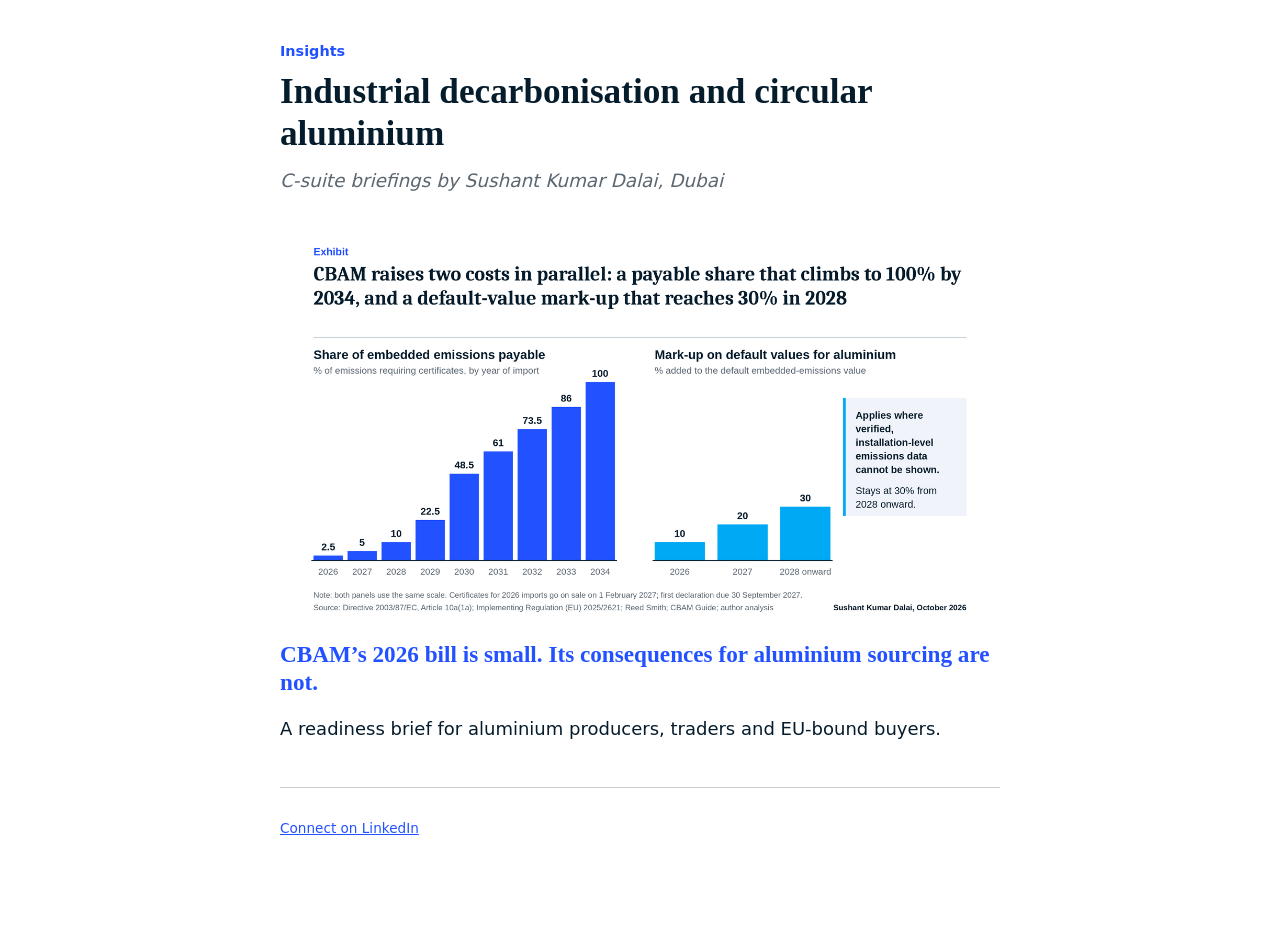
<file: index.html>
<!DOCTYPE html>
<html lang="en-GB">
<head>
<meta charset="utf-8">
<meta name="viewport" content="width=device-width, initial-scale=1">
<title>Insights | Sushant Kumar Dalai</title>
<meta name="description" content="C-suite briefings on CBAM, circular aluminium and industrial decarbonisation by Sushant Kumar Dalai.">
<link rel="stylesheet" href="style.css">
</head>
<body>
<main>
<p class="kicker">Insights</p>
<h1>Industrial decarbonisation and circular aluminium</h1>
<p class="dek">C-suite briefings by Sushant Kumar Dalai, Dubai</p>

<a class="card" href="cbam-aluminium.html">
<img src="article1_cbam_two_costs_exhibit_1376x768.png" alt="CBAM payable share and default-value mark-up, 2026 to 2034">
<h2>CBAM’s 2026 bill is small. Its consequences for aluminium sourcing are not.</h2>
<p>A readiness brief for aluminium producers, traders and EU-bound buyers.</p>
</a>

<p class="by"><a href="https://www.linkedin.com/in/sushant-circularmetals/">Connect on LinkedIn</a></p>
</main>
</body>
</html>
</file>
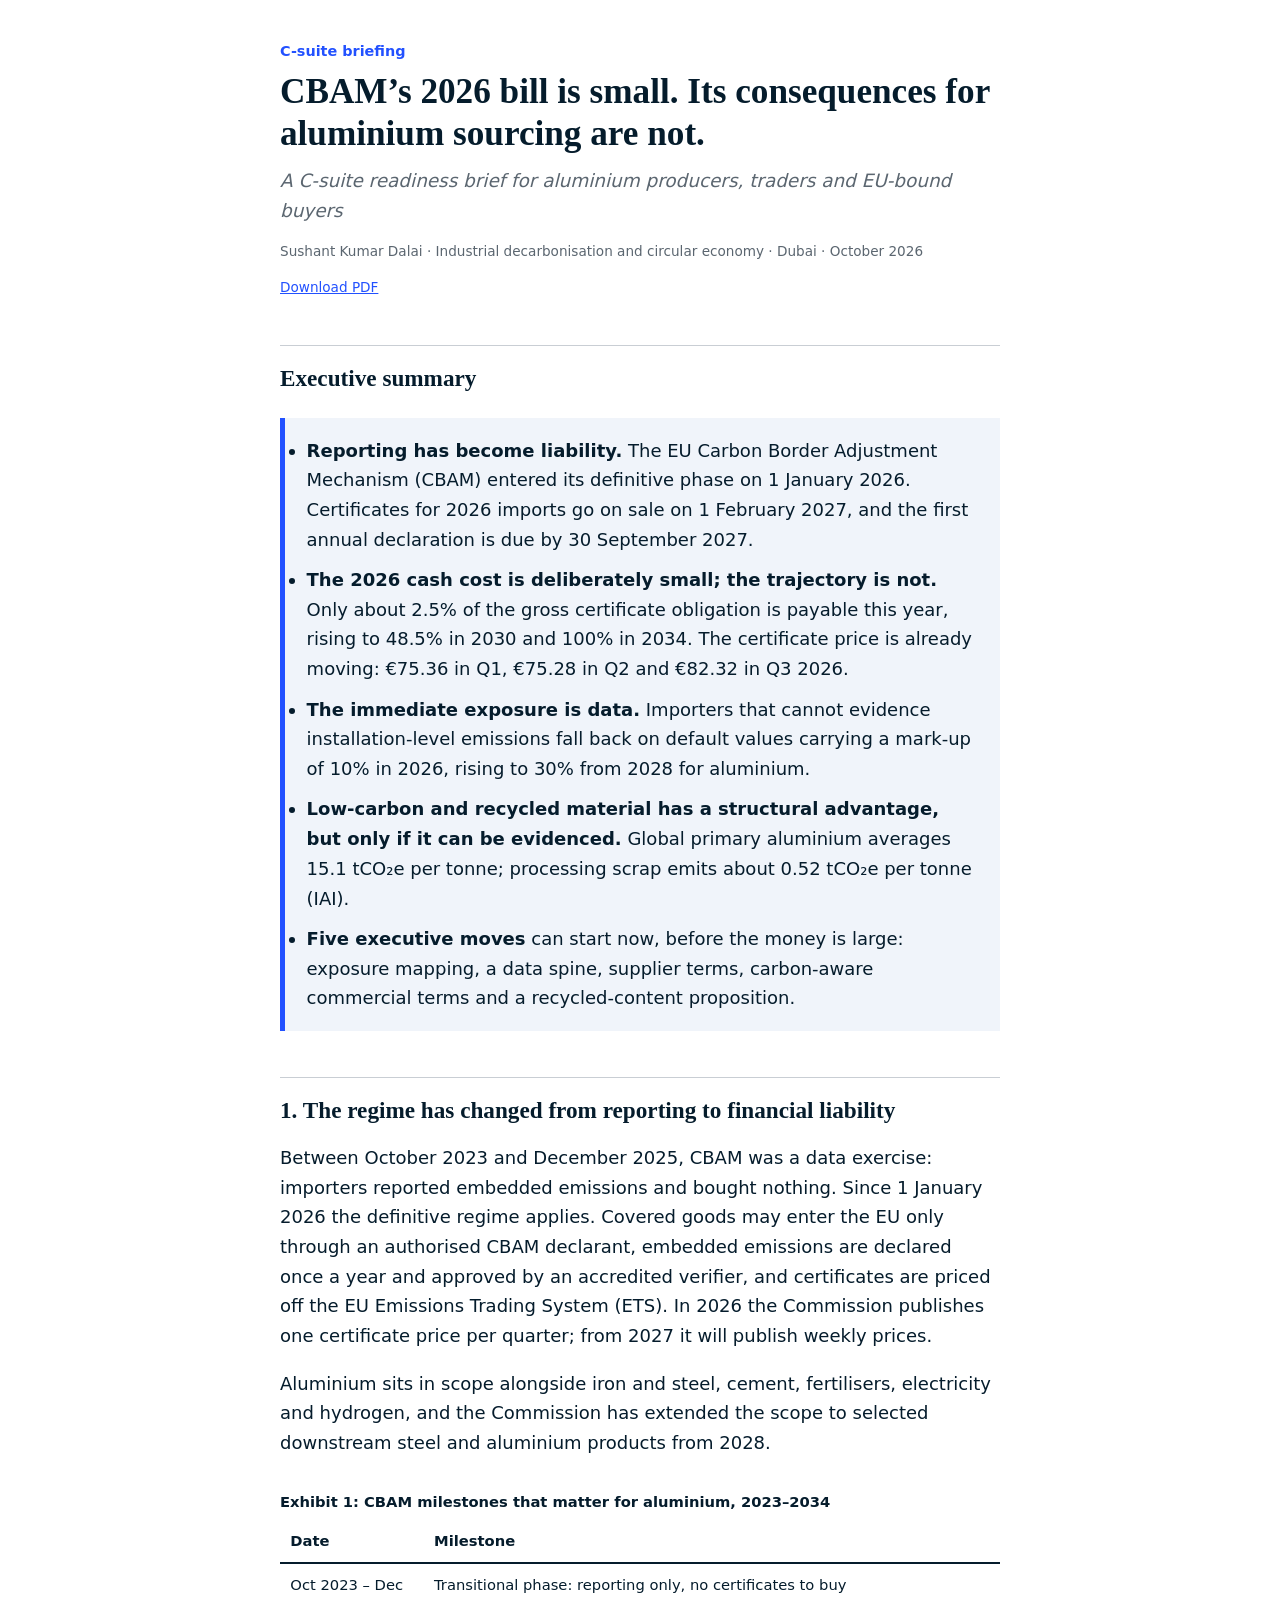
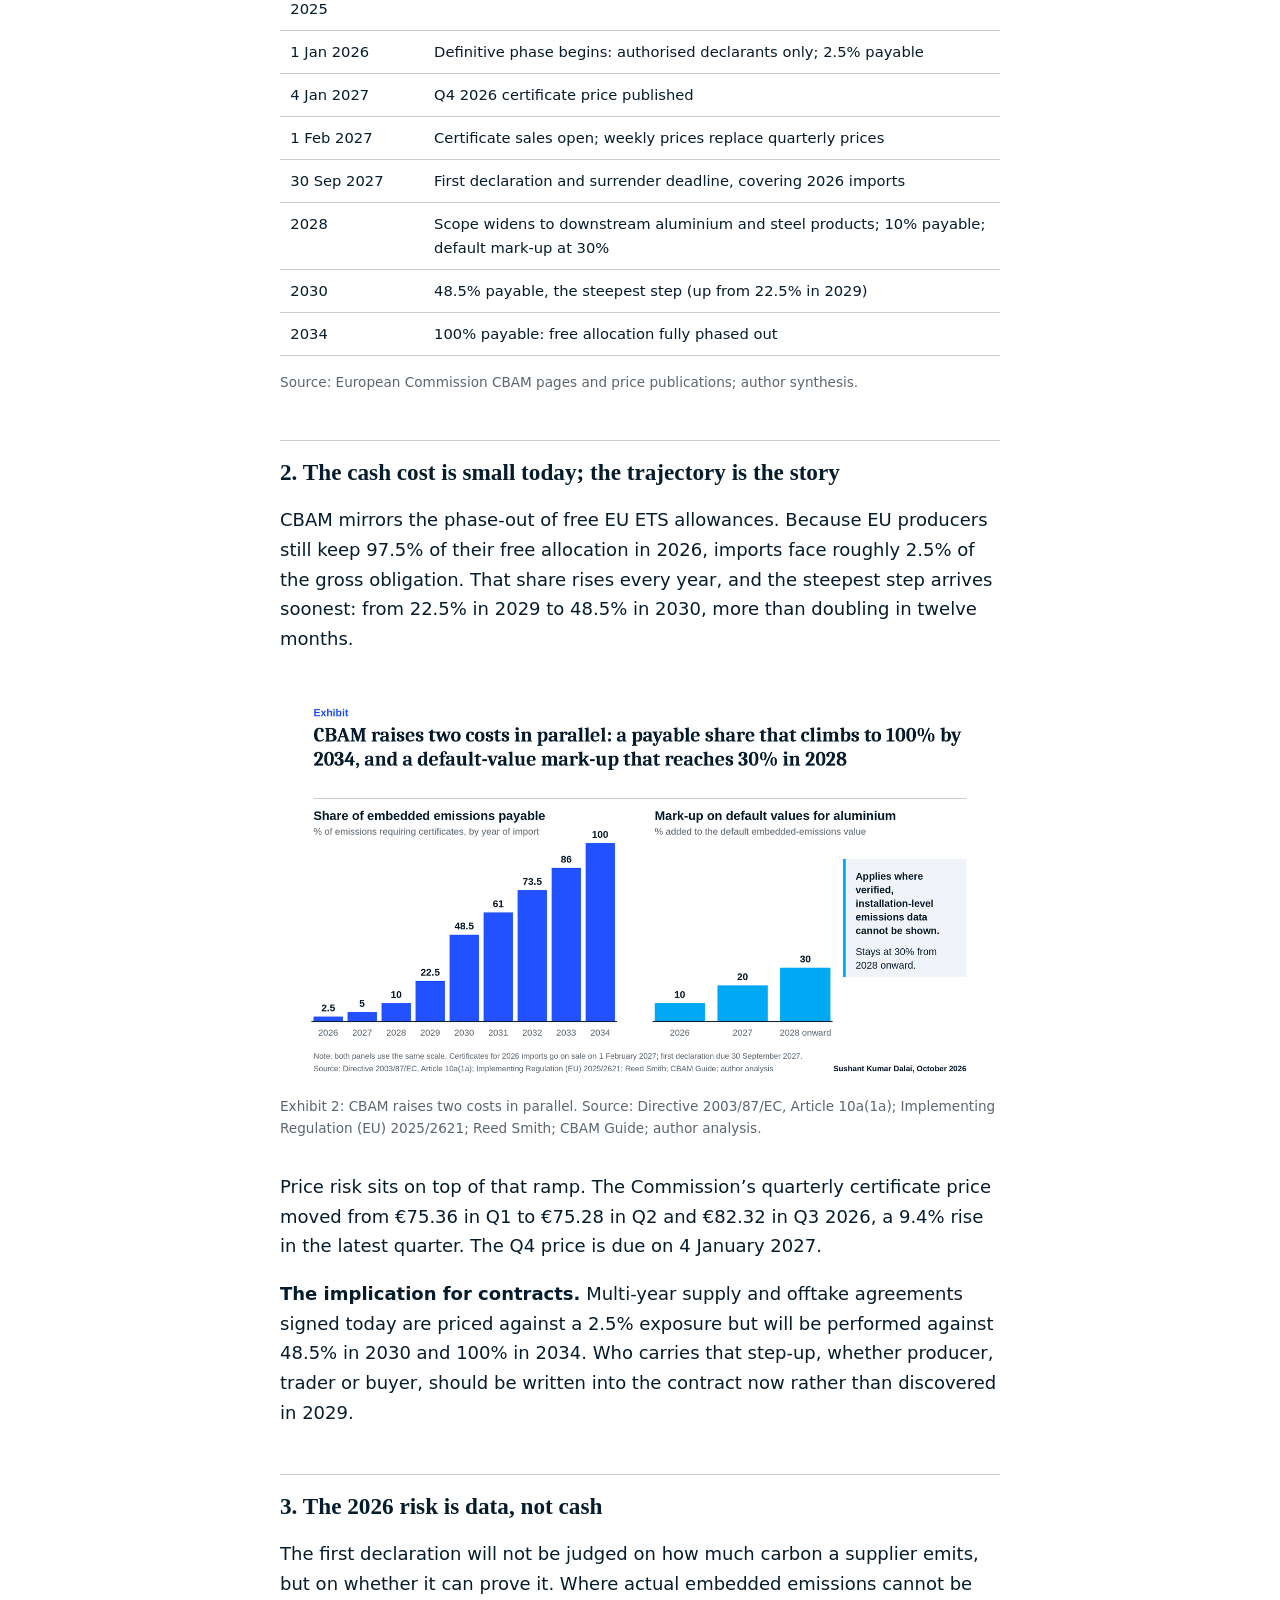
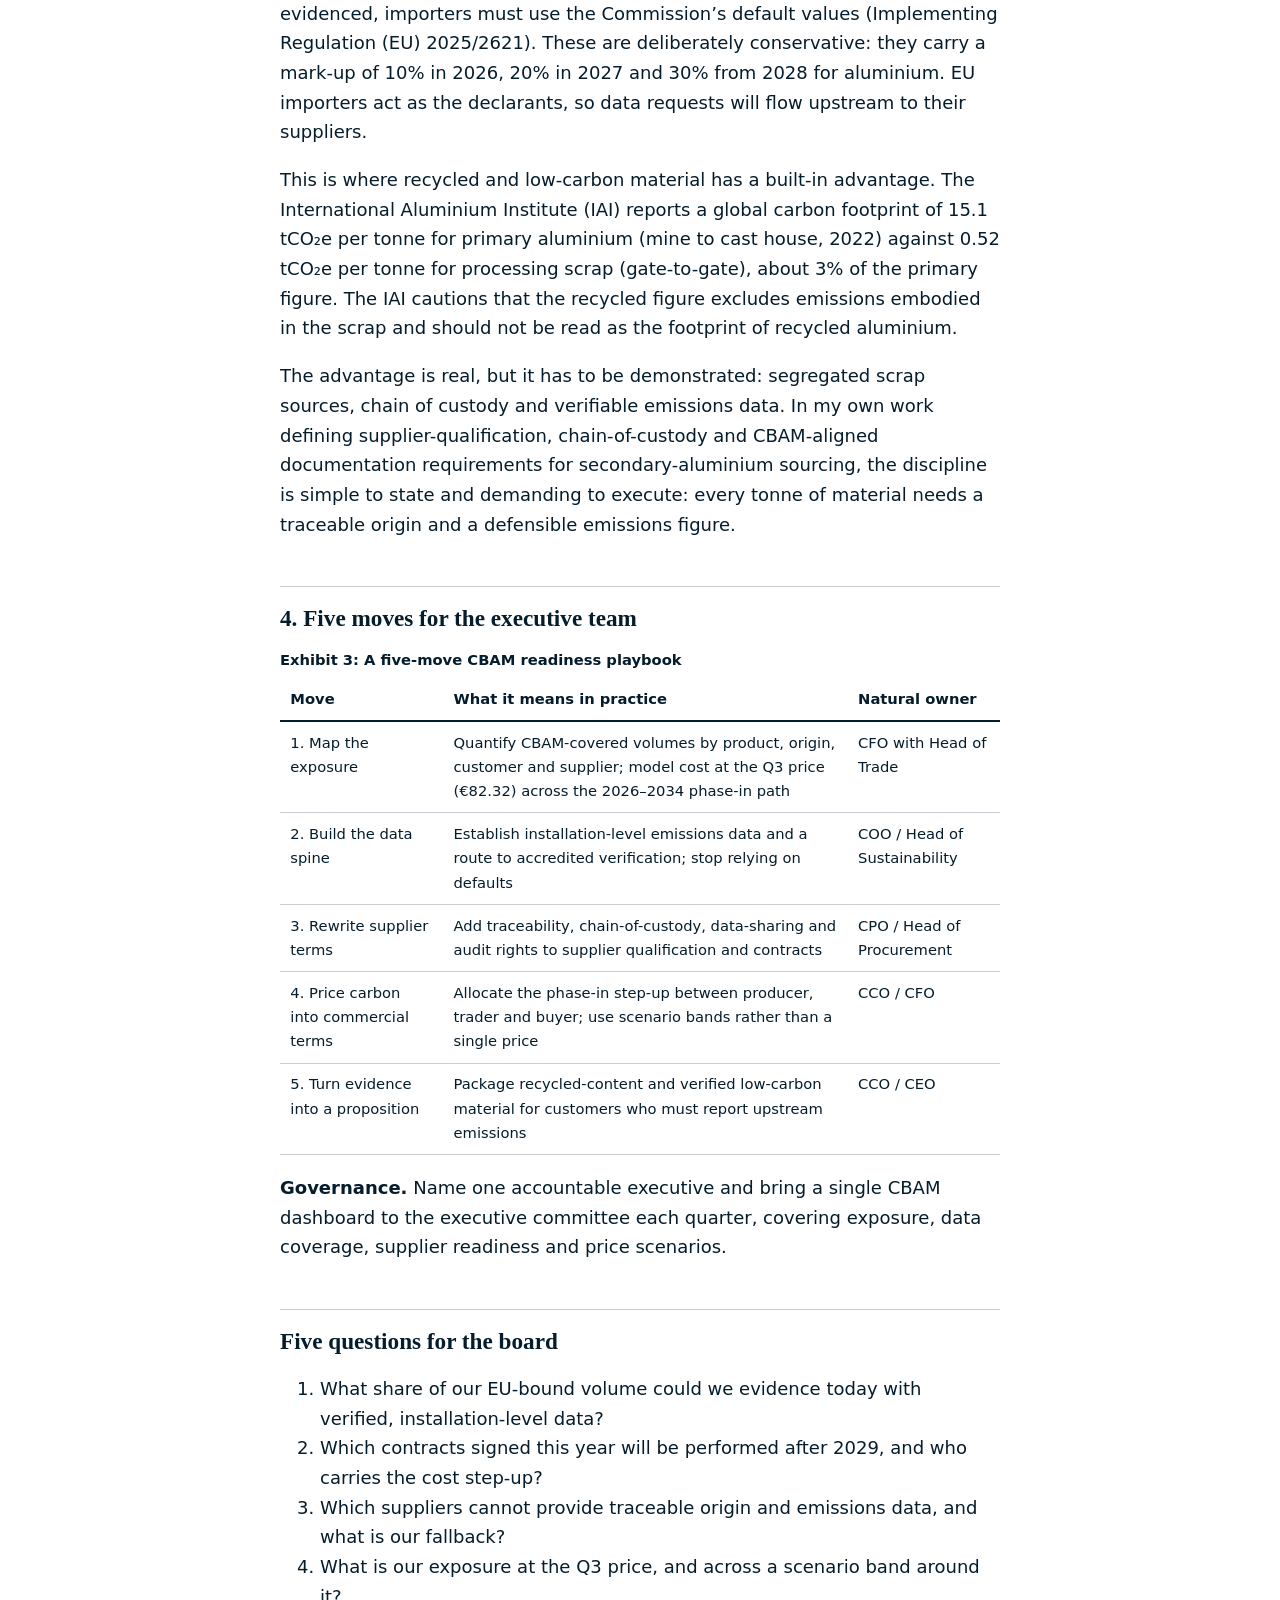
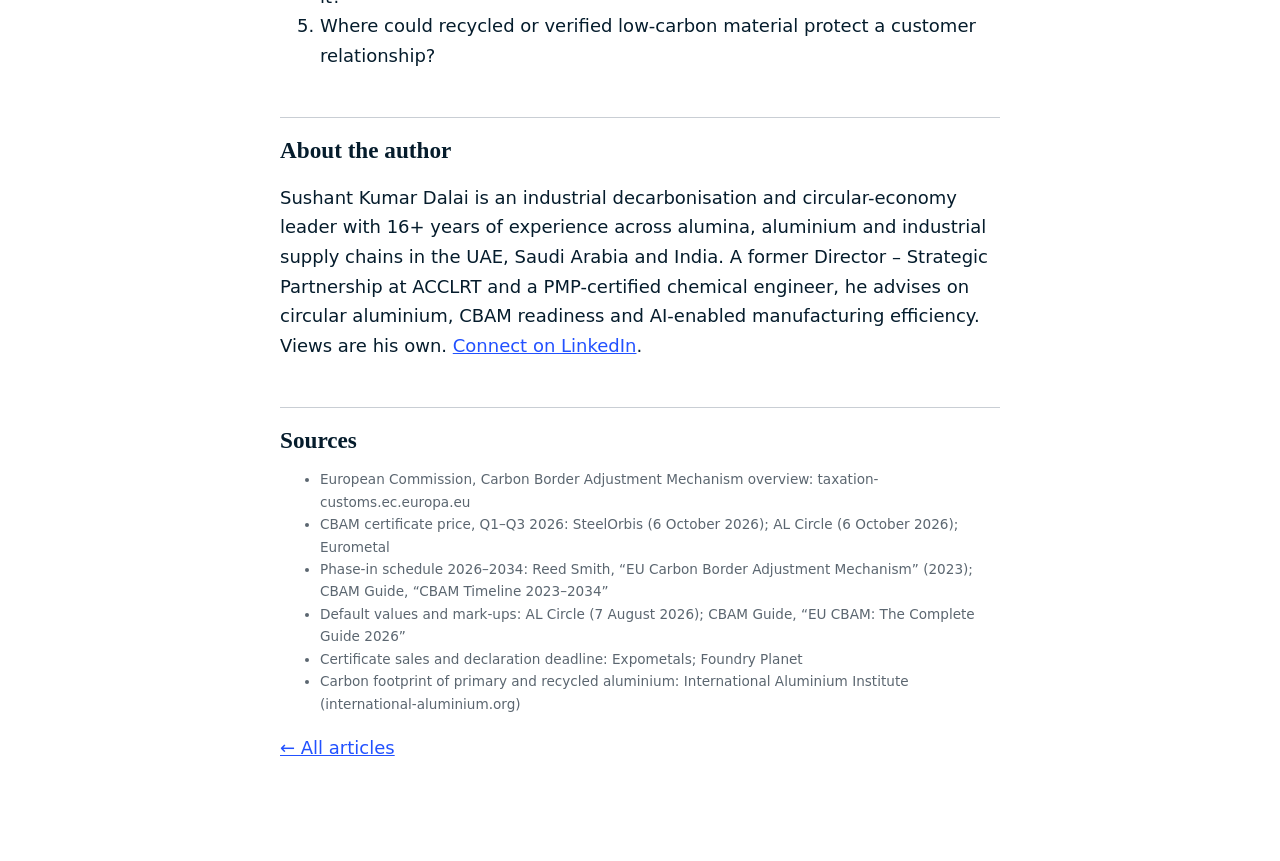
<file: cbam-aluminium.html>
<!DOCTYPE html>
<html lang="en-GB">
<head>
<meta charset="utf-8">
<meta name="viewport" content="width=device-width, initial-scale=1">
<title>CBAM’s 2026 bill is small. Its consequences for aluminium sourcing are not.</title>
<meta name="description" content="A C-suite readiness brief for aluminium producers, traders and EU-bound buyers on the EU Carbon Border Adjustment Mechanism.">
<meta property="og:type" content="article">
<meta property="og:title" content="CBAM’s 2026 bill is small. Its consequences for aluminium sourcing are not.">
<meta property="og:description" content="A C-suite readiness brief for aluminium producers, traders and EU-bound buyers.">
<link rel="stylesheet" href="style.css">
</head>
<body>
<main>
<p class="kicker">C-suite briefing</p>
<h1>CBAM’s 2026 bill is small. Its consequences for aluminium sourcing are not.</h1>
<p class="dek">A C-suite readiness brief for aluminium producers, traders and EU-bound buyers</p>
<p class="by">Sushant Kumar Dalai · Industrial decarbonisation and circular economy · Dubai · October 2026</p>
<p class="by"><a href="CBAM%27s%202026%20bill%20is%20small.%20Its%20consequences%20for%20aluminium%20sourcing%20are%20not.pdf">Download PDF</a></p>

<h2>Executive summary</h2>
<ul class="box">
<li><strong>Reporting has become liability.</strong> The EU Carbon Border Adjustment Mechanism (CBAM) entered its definitive phase on 1 January 2026. Certificates for 2026 imports go on sale on 1 February 2027, and the first annual declaration is due by 30 September 2027.</li>
<li><strong>The 2026 cash cost is deliberately small; the trajectory is not.</strong> Only about 2.5% of the gross certificate obligation is payable this year, rising to 48.5% in 2030 and 100% in 2034. The certificate price is already moving: €75.36 in Q1, €75.28 in Q2 and €82.32 in Q3 2026.</li>
<li><strong>The immediate exposure is data.</strong> Importers that cannot evidence installation-level emissions fall back on default values carrying a mark-up of 10% in 2026, rising to 30% from 2028 for aluminium.</li>
<li><strong>Low-carbon and recycled material has a structural advantage, but only if it can be evidenced.</strong> Global primary aluminium averages 15.1 tCO₂e per tonne; processing scrap emits about 0.52 tCO₂e per tonne (IAI).</li>
<li><strong>Five executive moves</strong> can start now, before the money is large: exposure mapping, a data spine, supplier terms, carbon-aware commercial terms and a recycled-content proposition.</li>
</ul>

<h2>1. The regime has changed from reporting to financial liability</h2>
<p>Between October 2023 and December 2025, CBAM was a data exercise: importers reported embedded emissions and bought nothing. Since 1 January 2026 the definitive regime applies. Covered goods may enter the EU only through an authorised CBAM declarant, embedded emissions are declared once a year and approved by an accredited verifier, and certificates are priced off the EU Emissions Trading System (ETS). In 2026 the Commission publishes one certificate price per quarter; from 2027 it will publish weekly prices.</p>
<p>Aluminium sits in scope alongside iron and steel, cement, fertilisers, electricity and hydrogen, and the Commission has extended the scope to selected downstream steel and aluminium products from 2028.</p>
<figure>
<table>
<caption style="text-align:left;font-weight:700;padding-bottom:.4em">Exhibit 1: CBAM milestones that matter for aluminium, 2023–2034</caption>
<thead><tr><th>Date</th><th>Milestone</th></tr></thead>
<tbody>
<tr><td>Oct 2023 – Dec 2025</td><td>Transitional phase: reporting only, no certificates to buy</td></tr>
<tr><td>1 Jan 2026</td><td>Definitive phase begins: authorised declarants only; 2.5% payable</td></tr>
<tr><td>4 Jan 2027</td><td>Q4 2026 certificate price published</td></tr>
<tr><td>1 Feb 2027</td><td>Certificate sales open; weekly prices replace quarterly prices</td></tr>
<tr><td>30 Sep 2027</td><td>First declaration and surrender deadline, covering 2026 imports</td></tr>
<tr><td>2028</td><td>Scope widens to downstream aluminium and steel products; 10% payable; default mark-up at 30%</td></tr>
<tr><td>2030</td><td>48.5% payable, the steepest step (up from 22.5% in 2029)</td></tr>
<tr><td>2034</td><td>100% payable: free allocation fully phased out</td></tr>
</tbody></table>
<figcaption>Source: European Commission CBAM pages and price publications; author synthesis.</figcaption>
</figure>

<h2>2. The cash cost is small today; the trajectory is the story</h2>
<p>CBAM mirrors the phase-out of free EU ETS allowances. Because EU producers still keep 97.5% of their free allocation in 2026, imports face roughly 2.5% of the gross obligation. That share rises every year, and the steepest step arrives soonest: from 22.5% in 2029 to 48.5% in 2030, more than doubling in twelve months.</p>
<figure>
<img src="article1_cbam_two_costs_exhibit_1376x768.png" alt="Two panels: the share of embedded emissions payable under CBAM rises from 2.5% in 2026 to 100% in 2034; the mark-up on default values for aluminium is 10% in 2026, 20% in 2027 and 30% from 2028.">
<figcaption>Exhibit 2: CBAM raises two costs in parallel. Source: Directive 2003/87/EC, Article 10a(1a); Implementing Regulation (EU) 2025/2621; Reed Smith; CBAM Guide; author analysis.</figcaption>
</figure>
<p>Price risk sits on top of that ramp. The Commission’s quarterly certificate price moved from €75.36 in Q1 to €75.28 in Q2 and €82.32 in Q3 2026, a 9.4% rise in the latest quarter. The Q4 price is due on 4 January 2027.</p>
<p><strong>The implication for contracts.</strong> Multi-year supply and offtake agreements signed today are priced against a 2.5% exposure but will be performed against 48.5% in 2030 and 100% in 2034. Who carries that step-up, whether producer, trader or buyer, should be written into the contract now rather than discovered in 2029.</p>

<h2>3. The 2026 risk is data, not cash</h2>
<p>The first declaration will not be judged on how much carbon a supplier emits, but on whether it can prove it. Where actual embedded emissions cannot be evidenced, importers must use the Commission’s default values (Implementing Regulation (EU) 2025/2621). These are deliberately conservative: they carry a mark-up of 10% in 2026, 20% in 2027 and 30% from 2028 for aluminium. EU importers act as the declarants, so data requests will flow upstream to their suppliers.</p>
<p>This is where recycled and low-carbon material has a built-in advantage. The International Aluminium Institute (IAI) reports a global carbon footprint of 15.1 tCO₂e per tonne for primary aluminium (mine to cast house, 2022) against 0.52 tCO₂e per tonne for processing scrap (gate-to-gate), about 3% of the primary figure. The IAI cautions that the recycled figure excludes emissions embodied in the scrap and should not be read as the footprint of recycled aluminium.</p>
<p>The advantage is real, but it has to be demonstrated: segregated scrap sources, chain of custody and verifiable emissions data. In my own work defining supplier-qualification, chain-of-custody and CBAM-aligned documentation requirements for secondary-aluminium sourcing, the discipline is simple to state and demanding to execute: every tonne of material needs a traceable origin and a defensible emissions figure.</p>

<h2>4. Five moves for the executive team</h2>
<table>
<caption style="text-align:left;font-weight:700;padding-bottom:.4em">Exhibit 3: A five-move CBAM readiness playbook</caption>
<thead><tr><th>Move</th><th>What it means in practice</th><th>Natural owner</th></tr></thead>
<tbody>
<tr><td>1. Map the exposure</td><td>Quantify CBAM-covered volumes by product, origin, customer and supplier; model cost at the Q3 price (€82.32) across the 2026–2034 phase-in path</td><td>CFO with Head of Trade</td></tr>
<tr><td>2. Build the data spine</td><td>Establish installation-level emissions data and a route to accredited verification; stop relying on defaults</td><td>COO / Head of Sustainability</td></tr>
<tr><td>3. Rewrite supplier terms</td><td>Add traceability, chain-of-custody, data-sharing and audit rights to supplier qualification and contracts</td><td>CPO / Head of Procurement</td></tr>
<tr><td>4. Price carbon into commercial terms</td><td>Allocate the phase-in step-up between producer, trader and buyer; use scenario bands rather than a single price</td><td>CCO / CFO</td></tr>
<tr><td>5. Turn evidence into a proposition</td><td>Package recycled-content and verified low-carbon material for customers who must report upstream emissions</td><td>CCO / CEO</td></tr>
</tbody></table>
<p><strong>Governance.</strong> Name one accountable executive and bring a single CBAM dashboard to the executive committee each quarter, covering exposure, data coverage, supplier readiness and price scenarios.</p>

<h2>Five questions for the board</h2>
<ol>
<li>What share of our EU-bound volume could we evidence today with verified, installation-level data?</li>
<li>Which contracts signed this year will be performed after 2029, and who carries the cost step-up?</li>
<li>Which suppliers cannot provide traceable origin and emissions data, and what is our fallback?</li>
<li>What is our exposure at the Q3 price, and across a scenario band around it?</li>
<li>Where could recycled or verified low-carbon material protect a customer relationship?</li>
</ol>

<h2>About the author</h2>
<p>Sushant Kumar Dalai is an industrial decarbonisation and circular-economy leader with 16+ years of experience across alumina, aluminium and industrial supply chains in the UAE, Saudi Arabia and India. A former Director – Strategic Partnership at ACCLRT and a PMP-certified chemical engineer, he advises on circular aluminium, CBAM readiness and AI-enabled manufacturing efficiency. Views are his own. <a href="https://www.linkedin.com/in/sushant-circularmetals/">Connect on LinkedIn</a>.</p>

<h2>Sources</h2>
<ul class="src">
<li>European Commission, Carbon Border Adjustment Mechanism overview: taxation-customs.ec.europa.eu</li>
<li>CBAM certificate price, Q1–Q3 2026: SteelOrbis (6 October 2026); AL Circle (6 October 2026); Eurometal</li>
<li>Phase-in schedule 2026–2034: Reed Smith, “EU Carbon Border Adjustment Mechanism” (2023); CBAM Guide, “CBAM Timeline 2023–2034”</li>
<li>Default values and mark-ups: AL Circle (7 August 2026); CBAM Guide, “EU CBAM: The Complete Guide 2026”</li>
<li>Certificate sales and declaration deadline: Expometals; Foundry Planet</li>
<li>Carbon footprint of primary and recycled aluminium: International Aluminium Institute (international-aluminium.org)</li>
</ul>
<p><a href="index.html">← All articles</a></p>
</main>
</body>
</html>
</file>
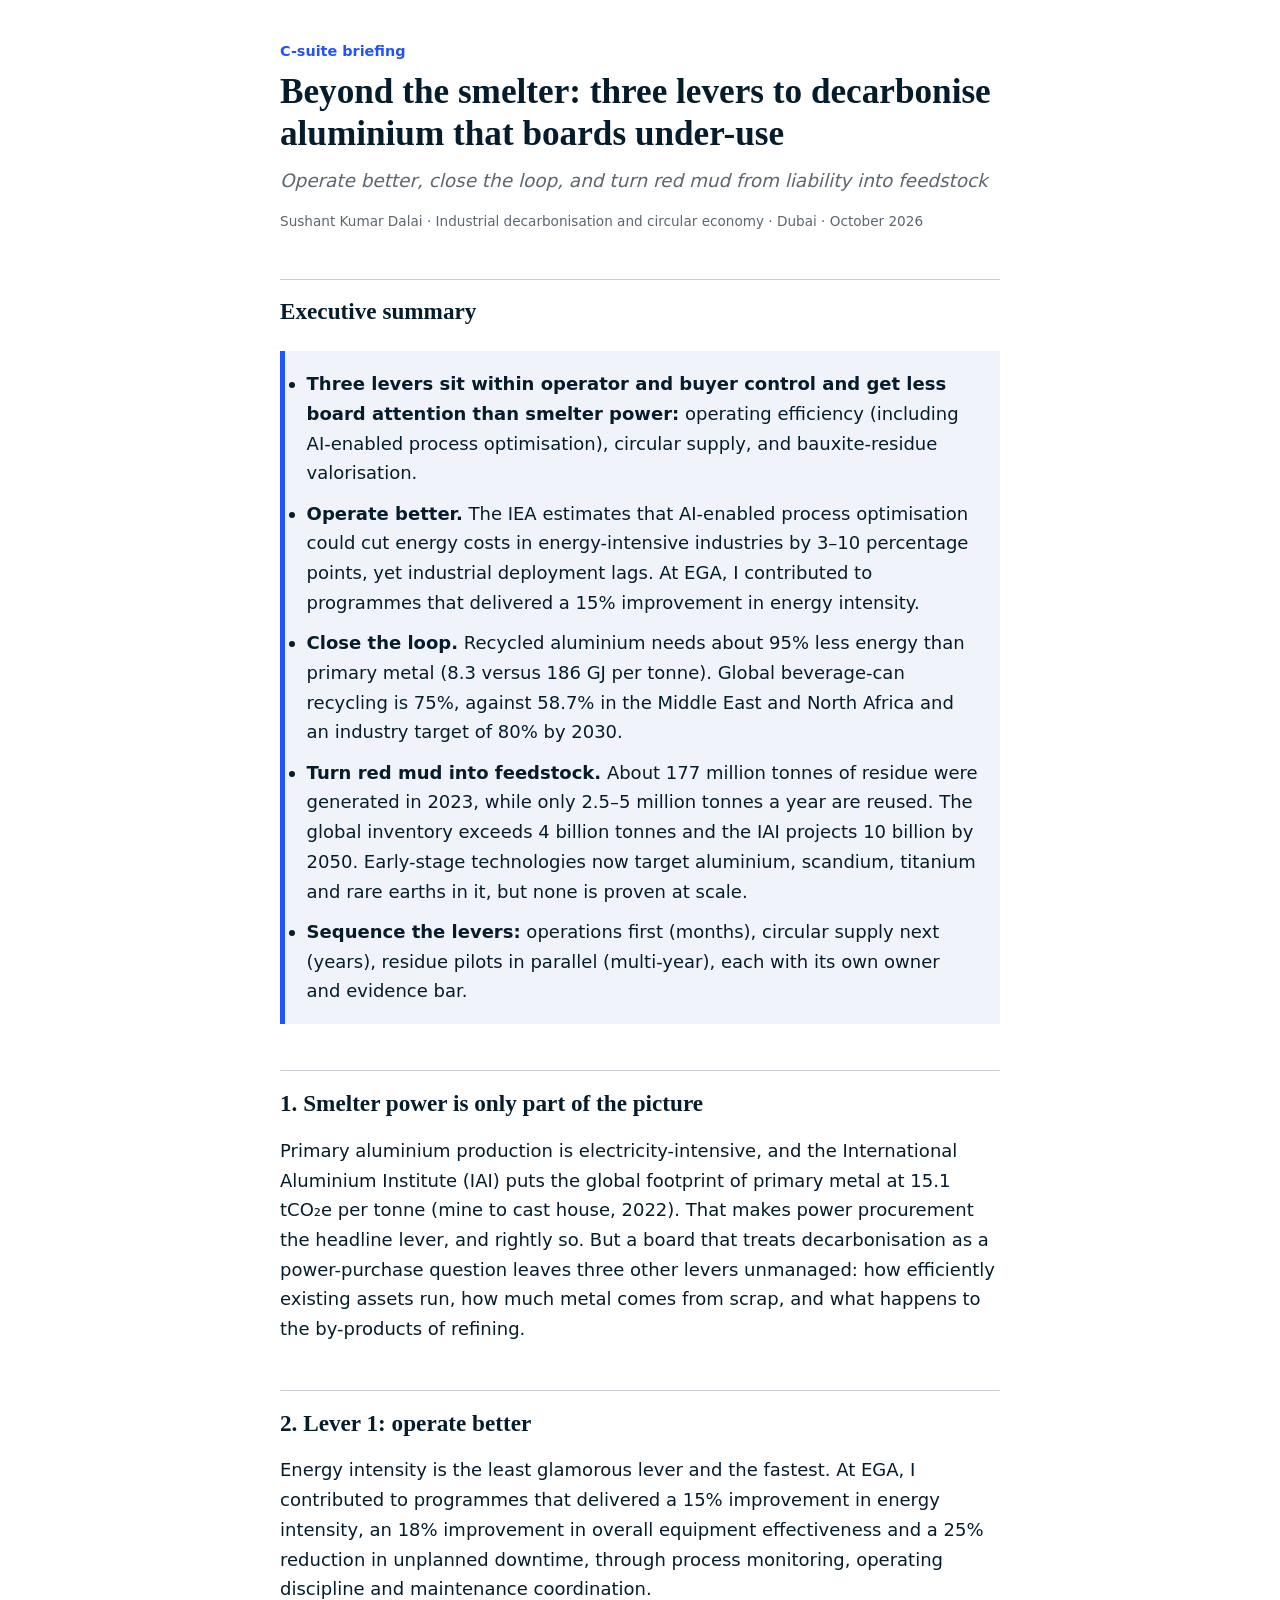
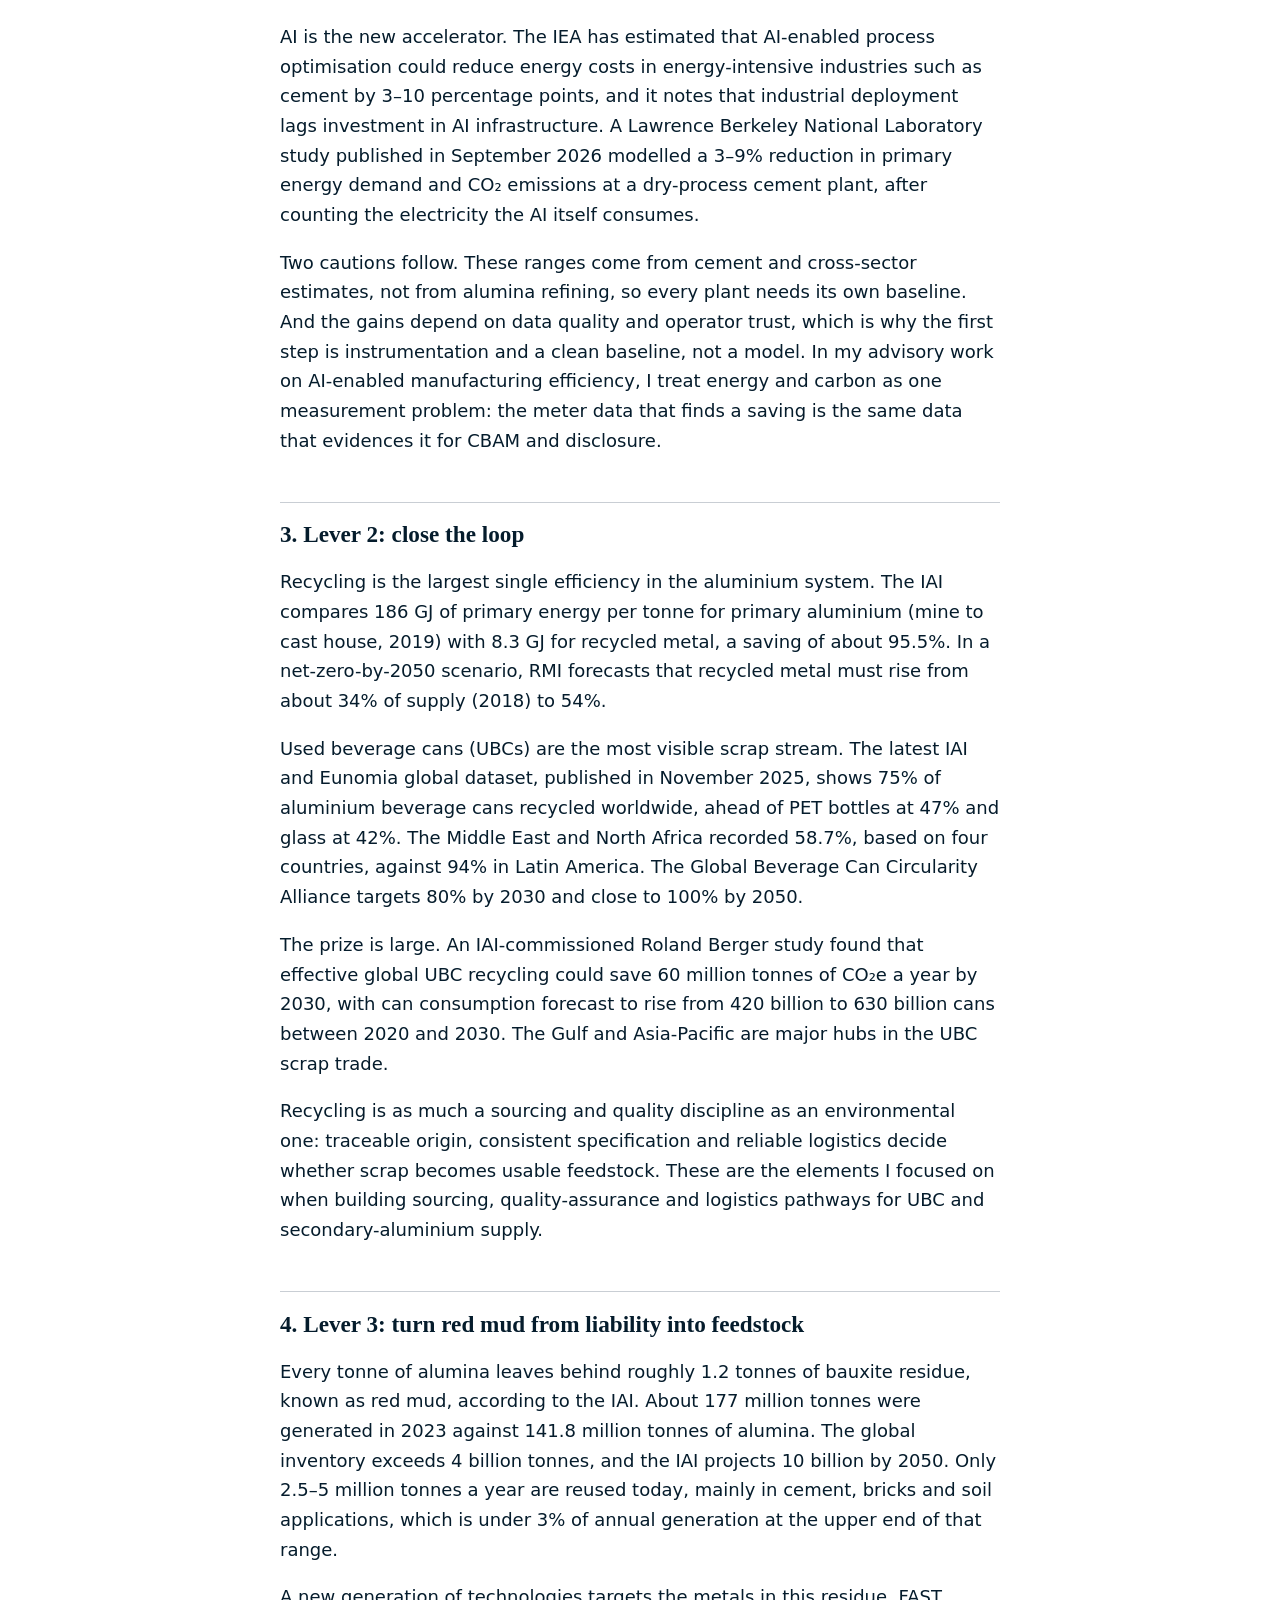
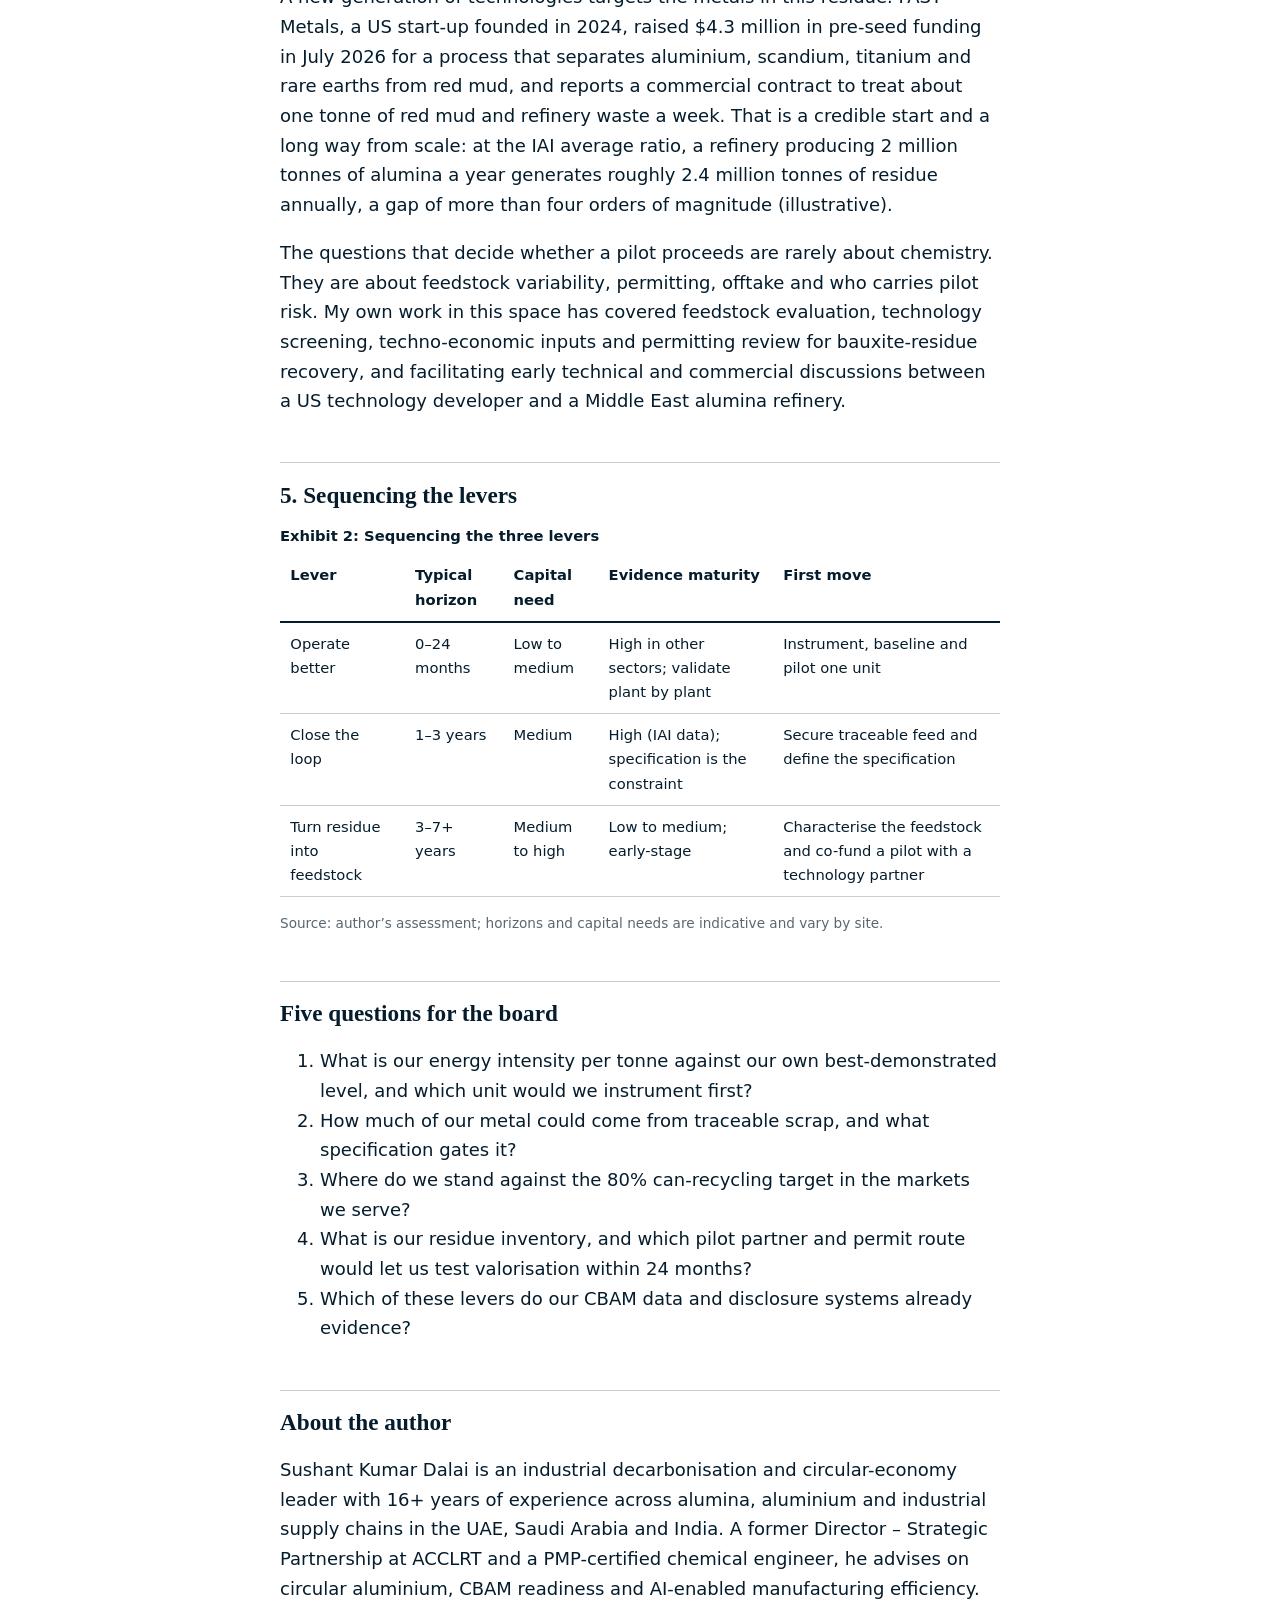
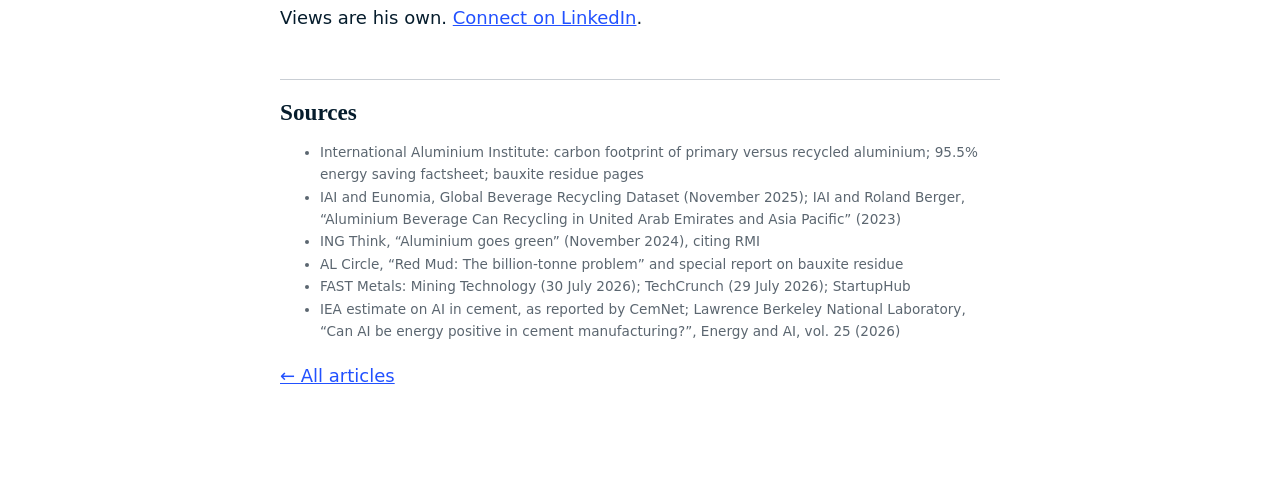
<file: three-levers.html>
<!DOCTYPE html>
<html lang="en-GB">
<head>
<meta charset="utf-8">
<meta name="viewport" content="width=device-width, initial-scale=1">
<title>Beyond the smelter: three levers to decarbonise aluminium that boards under-use</title>
<meta name="description" content="Operate better, close the loop, and turn red mud from liability into feedstock: three levers beyond smelter power.">
<meta property="og:type" content="article">
<meta property="og:title" content="Beyond the smelter: three levers to decarbonise aluminium that boards under-use">
<meta property="og:description" content="Operate better, close the loop, and turn red mud from liability into feedstock.">
<link rel="stylesheet" href="style.css">
</head>
<body>
<main>
<p class="kicker">C-suite briefing</p>
<h1>Beyond the smelter: three levers to decarbonise aluminium that boards under-use</h1>
<p class="dek">Operate better, close the loop, and turn red mud from liability into feedstock</p>
<p class="by">Sushant Kumar Dalai · Industrial decarbonisation and circular economy · Dubai · October 2026</p>

<h2>Executive summary</h2>
<ul class="box">
<li><strong>Three levers sit within operator and buyer control and get less board attention than smelter power:</strong> operating efficiency (including AI-enabled process optimisation), circular supply, and bauxite-residue valorisation.</li>
<li><strong>Operate better.</strong> The IEA estimates that AI-enabled process optimisation could cut energy costs in energy-intensive industries by 3–10 percentage points, yet industrial deployment lags. At EGA, I contributed to programmes that delivered a 15% improvement in energy intensity.</li>
<li><strong>Close the loop.</strong> Recycled aluminium needs about 95% less energy than primary metal (8.3 versus 186 GJ per tonne). Global beverage-can recycling is 75%, against 58.7% in the Middle East and North Africa and an industry target of 80% by 2030.</li>
<li><strong>Turn red mud into feedstock.</strong> About 177 million tonnes of residue were generated in 2023, while only 2.5–5 million tonnes a year are reused. The global inventory exceeds 4 billion tonnes and the IAI projects 10 billion by 2050. Early-stage technologies now target aluminium, scandium, titanium and rare earths in it, but none is proven at scale.</li>
<li><strong>Sequence the levers:</strong> operations first (months), circular supply next (years), residue pilots in parallel (multi-year), each with its own owner and evidence bar.</li>
</ul>

<h2>1. Smelter power is only part of the picture</h2>
<p>Primary aluminium production is electricity-intensive, and the International Aluminium Institute (IAI) puts the global footprint of primary metal at 15.1 tCO₂e per tonne (mine to cast house, 2022). That makes power procurement the headline lever, and rightly so. But a board that treats decarbonisation as a power-purchase question leaves three other levers unmanaged: how efficiently existing assets run, how much metal comes from scrap, and what happens to the by-products of refining.</p>

<h2>2. Lever 1: operate better</h2>
<p>Energy intensity is the least glamorous lever and the fastest. At EGA, I contributed to programmes that delivered a 15% improvement in energy intensity, an 18% improvement in overall equipment effectiveness and a 25% reduction in unplanned downtime, through process monitoring, operating discipline and maintenance coordination.</p>
<p>AI is the new accelerator. The IEA has estimated that AI-enabled process optimisation could reduce energy costs in energy-intensive industries such as cement by 3–10 percentage points, and it notes that industrial deployment lags investment in AI infrastructure. A Lawrence Berkeley National Laboratory study published in September 2026 modelled a 3–9% reduction in primary energy demand and CO₂ emissions at a dry-process cement plant, after counting the electricity the AI itself consumes.</p>
<p>Two cautions follow. These ranges come from cement and cross-sector estimates, not from alumina refining, so every plant needs its own baseline. And the gains depend on data quality and operator trust, which is why the first step is instrumentation and a clean baseline, not a model. In my advisory work on AI-enabled manufacturing efficiency, I treat energy and carbon as one measurement problem: the meter data that finds a saving is the same data that evidences it for CBAM and disclosure.</p>

<h2>3. Lever 2: close the loop</h2>
<p>Recycling is the largest single efficiency in the aluminium system. The IAI compares 186 GJ of primary energy per tonne for primary aluminium (mine to cast house, 2019) with 8.3 GJ for recycled metal, a saving of about 95.5%. In a net-zero-by-2050 scenario, RMI forecasts that recycled metal must rise from about 34% of supply (2018) to 54%.</p>
<p>Used beverage cans (UBCs) are the most visible scrap stream. The latest IAI and Eunomia global dataset, published in November 2025, shows 75% of aluminium beverage cans recycled worldwide, ahead of PET bottles at 47% and glass at 42%. The Middle East and North Africa recorded 58.7%, based on four countries, against 94% in Latin America. The Global Beverage Can Circularity Alliance targets 80% by 2030 and close to 100% by 2050.</p>
<p>The prize is large. An IAI-commissioned Roland Berger study found that effective global UBC recycling could save 60 million tonnes of CO₂e a year by 2030, with can consumption forecast to rise from 420 billion to 630 billion cans between 2020 and 2030. The Gulf and Asia-Pacific are major hubs in the UBC scrap trade.</p>
<p>Recycling is as much a sourcing and quality discipline as an environmental one: traceable origin, consistent specification and reliable logistics decide whether scrap becomes usable feedstock. These are the elements I focused on when building sourcing, quality-assurance and logistics pathways for UBC and secondary-aluminium supply.</p>

<h2>4. Lever 3: turn red mud from liability into feedstock</h2>
<p>Every tonne of alumina leaves behind roughly 1.2 tonnes of bauxite residue, known as red mud, according to the IAI. About 177 million tonnes were generated in 2023 against 141.8 million tonnes of alumina. The global inventory exceeds 4 billion tonnes, and the IAI projects 10 billion by 2050. Only 2.5–5 million tonnes a year are reused today, mainly in cement, bricks and soil applications, which is under 3% of annual generation at the upper end of that range.</p>
<p>A new generation of technologies targets the metals in this residue. FAST Metals, a US start-up founded in 2024, raised $4.3 million in pre-seed funding in July 2026 for a process that separates aluminium, scandium, titanium and rare earths from red mud, and reports a commercial contract to treat about one tonne of red mud and refinery waste a week. That is a credible start and a long way from scale: at the IAI average ratio, a refinery producing 2 million tonnes of alumina a year generates roughly 2.4 million tonnes of residue annually, a gap of more than four orders of magnitude (illustrative).</p>
<p>The questions that decide whether a pilot proceeds are rarely about chemistry. They are about feedstock variability, permitting, offtake and who carries pilot risk. My own work in this space has covered feedstock evaluation, technology screening, techno-economic inputs and permitting review for bauxite-residue recovery, and facilitating early technical and commercial discussions between a US technology developer and a Middle East alumina refinery.</p>

<h2>5. Sequencing the levers</h2>
<table>
<caption style="text-align:left;font-weight:700;padding-bottom:.4em">Exhibit 2: Sequencing the three levers</caption>
<thead><tr><th>Lever</th><th>Typical horizon</th><th>Capital need</th><th>Evidence maturity</th><th>First move</th></tr></thead>
<tbody>
<tr><td>Operate better</td><td>0–24 months</td><td>Low to medium</td><td>High in other sectors; validate plant by plant</td><td>Instrument, baseline and pilot one unit</td></tr>
<tr><td>Close the loop</td><td>1–3 years</td><td>Medium</td><td>High (IAI data); specification is the constraint</td><td>Secure traceable feed and define the specification</td></tr>
<tr><td>Turn residue into feedstock</td><td>3–7+ years</td><td>Medium to high</td><td>Low to medium; early-stage</td><td>Characterise the feedstock and co-fund a pilot with a technology partner</td></tr>
</tbody></table>
<p class="src">Source: author’s assessment; horizons and capital needs are indicative and vary by site.</p>

<h2>Five questions for the board</h2>
<ol>
<li>What is our energy intensity per tonne against our own best-demonstrated level, and which unit would we instrument first?</li>
<li>How much of our metal could come from traceable scrap, and what specification gates it?</li>
<li>Where do we stand against the 80% can-recycling target in the markets we serve?</li>
<li>What is our residue inventory, and which pilot partner and permit route would let us test valorisation within 24 months?</li>
<li>Which of these levers do our CBAM data and disclosure systems already evidence?</li>
</ol>

<h2>About the author</h2>
<p>Sushant Kumar Dalai is an industrial decarbonisation and circular-economy leader with 16+ years of experience across alumina, aluminium and industrial supply chains in the UAE, Saudi Arabia and India. A former Director – Strategic Partnership at ACCLRT and a PMP-certified chemical engineer, he advises on circular aluminium, CBAM readiness and AI-enabled manufacturing efficiency. Views are his own. <a href="https://www.linkedin.com/in/sushant-circularmetals/">Connect on LinkedIn</a>.</p>

<h2>Sources</h2>
<ul class="src">
<li>International Aluminium Institute: carbon footprint of primary versus recycled aluminium; 95.5% energy saving factsheet; bauxite residue pages</li>
<li>IAI and Eunomia, Global Beverage Recycling Dataset (November 2025); IAI and Roland Berger, “Aluminium Beverage Can Recycling in United Arab Emirates and Asia Pacific” (2023)</li>
<li>ING Think, “Aluminium goes green” (November 2024), citing RMI</li>
<li>AL Circle, “Red Mud: The billion-tonne problem” and special report on bauxite residue</li>
<li>FAST Metals: Mining Technology (30 July 2026); TechCrunch (29 July 2026); StartupHub</li>
<li>IEA estimate on AI in cement, as reported by CemNet; Lawrence Berkeley National Laboratory, “Can AI be energy positive in cement manufacturing?”, Energy and AI, vol. 25 (2026)</li>
</ul>
<p><a href="index.html">← All articles</a></p>
</main>
</body>
</html>
</file>
<file: style.css>
:root{--navy:#051c2c;--blue:#2251ff;--grey:#5b6670;--rule:#c9ced4;--pale:#f0f4fa}
*{box-sizing:border-box}
body{margin:0;font:18px/1.65 system-ui,-apple-system,"Segoe UI",Arial,sans-serif;color:var(--navy);background:#fff}
main{max-width:760px;margin:0 auto;padding:40px 20px 80px}
h1,h2{font-family:Georgia,"Times New Roman",serif;line-height:1.2}
h1{font-size:2.2rem;margin:.2em 0 .3em}
h2{font-size:1.45rem;margin:2em 0 .6em;border-top:1px solid var(--rule);padding-top:.8em}
a{color:var(--blue)}
.kicker{color:var(--blue);font-weight:700;font-size:.9rem;margin:0}
.dek{color:var(--grey);font-size:1.15rem;margin:0 0 .6em;font-style:italic}
.by,.src{font-size:.85rem;color:var(--grey)}
.box{background:var(--pale);border-left:5px solid var(--blue);padding:.4em 1.2em;margin:1.4em 0}
.box li{margin:.6em 0}
figure{margin:1.8em 0}
img{max-width:100%;height:auto;display:block}
figcaption{font-size:.85rem;color:var(--grey);margin-top:.5em}
table{width:100%;border-collapse:collapse;font-size:.92rem;display:block;overflow-x:auto;margin:1em 0}
th,td{text-align:left;padding:.6em .7em;border-bottom:1px solid var(--rule);vertical-align:top}
th{border-bottom:2px solid var(--navy)}
.card{display:block;margin:1.6em 0;padding-bottom:1.4em;border-bottom:1px solid var(--rule);color:inherit;text-decoration:none}
.card h2{border:0;padding:0;margin:.6em 0 .2em;color:var(--blue)}
@media(max-width:600px){body{font-size:17px}h1{font-size:1.7rem}}
</file>
